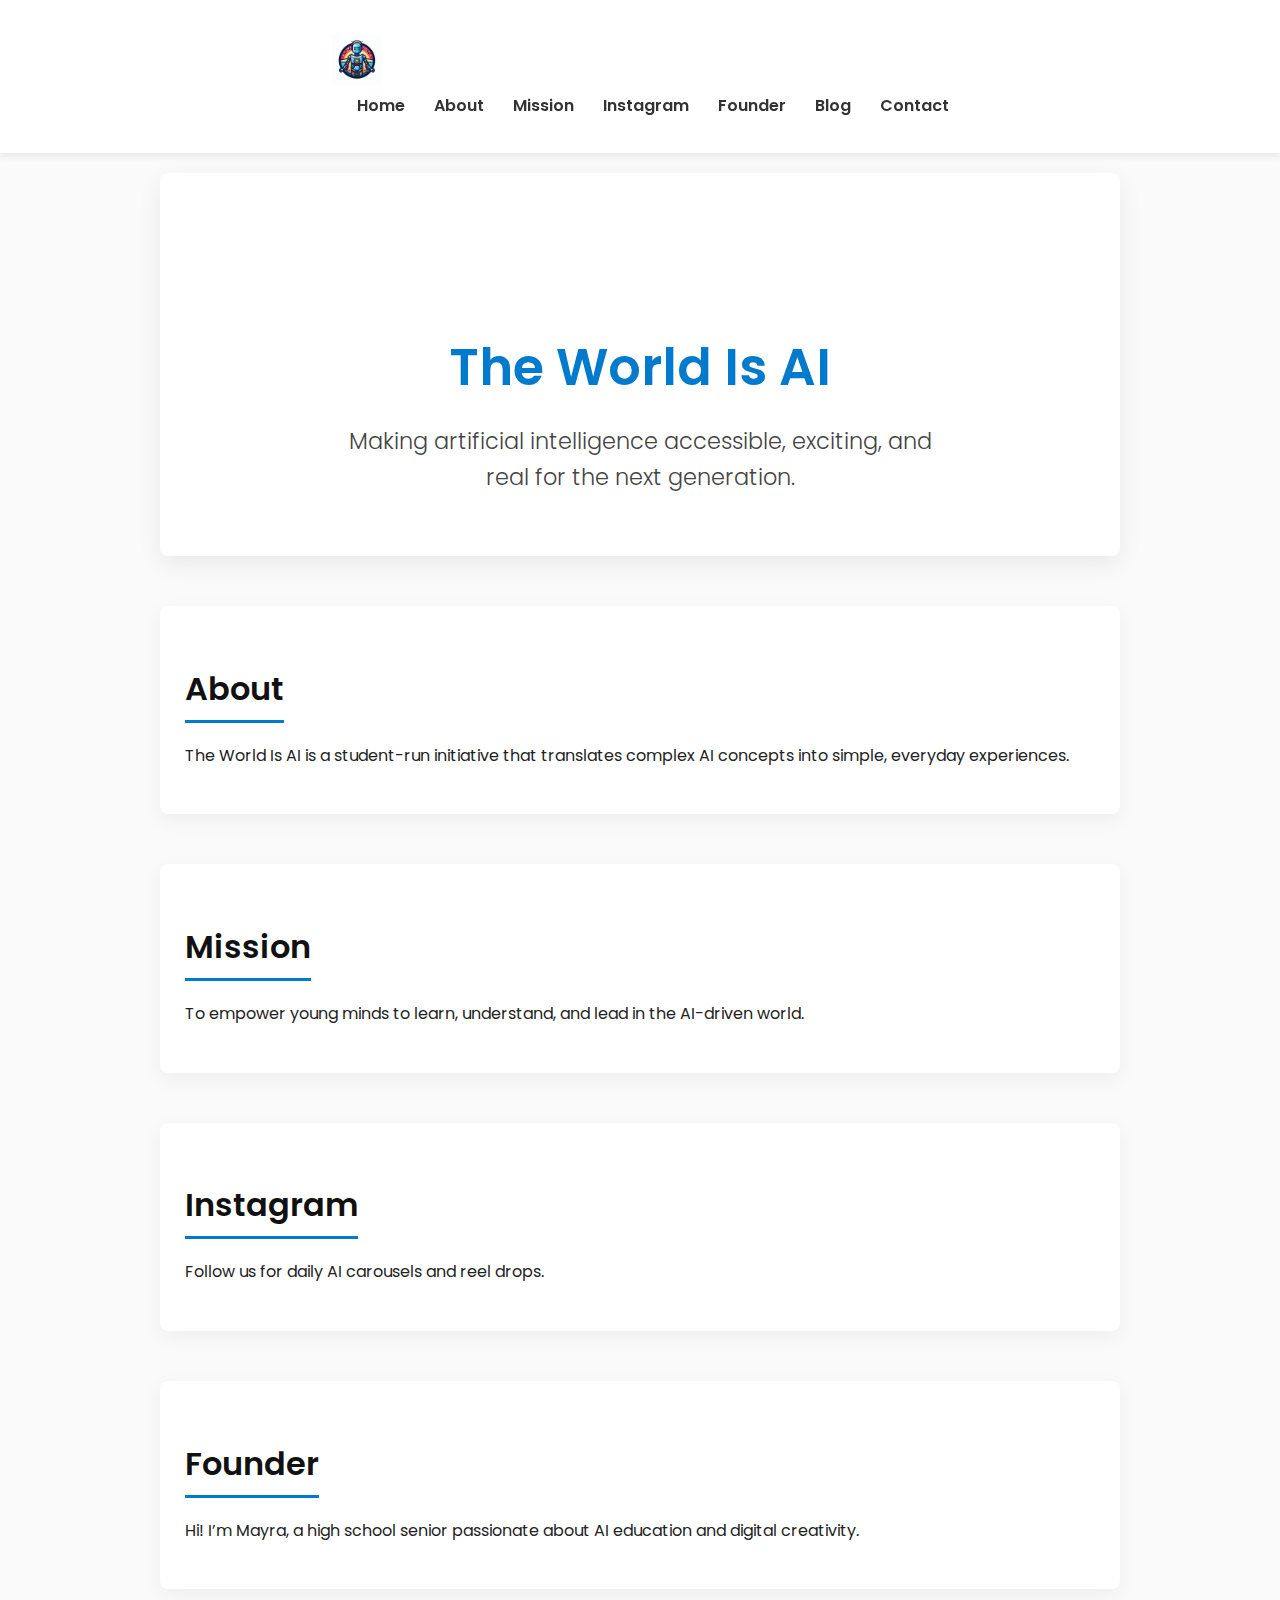
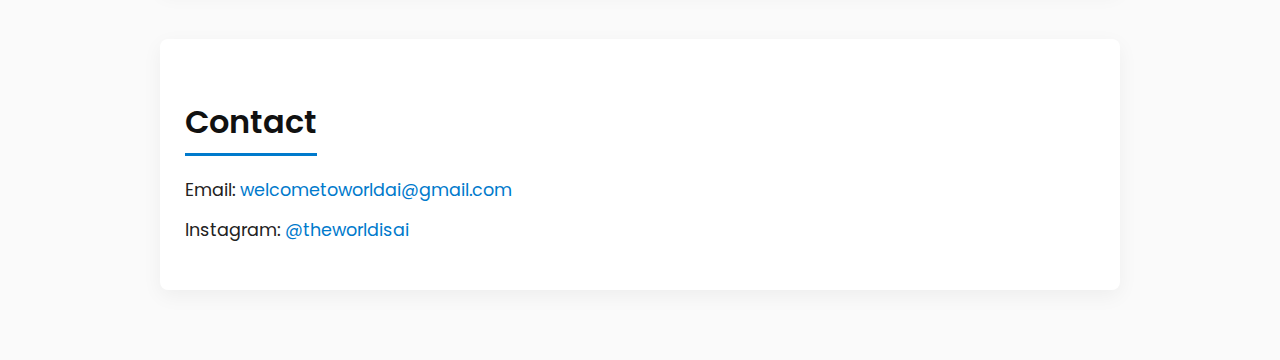
<file: index.html>
<!DOCTYPE html>
<html lang="en">
<head>
<meta charset="UTF-8" />
<meta name="viewport" content="width=device-width, initial-scale=1" />
<title>The World Is AI</title>
<link rel="stylesheet" href="style.css" />
</head>
<body>

<header class="header">
  <div class="container">
    <a href="index.html" class="logo-link"><img src="logo.png" alt="The World Is AI" class="logo" /></a>
    <nav class="nav">
      <a href="#hero">Home</a>
      <a href="#about">About</a>
      <a href="#mission">Mission</a>
      <a href="#instagram">Instagram</a>
      <a href="#founder">Founder</a>
      <a href="blog.html">Blog</a>
      <a href="#contact">Contact</a>
    </nav>
  </div>
</header>

<main class="container">

  <section id="hero" class="hero-section">
    <h1>The World Is AI</h1>
    <p class="hero-subtitle">Making artificial intelligence accessible, exciting, and real for the next generation.</p>
  </section>

  <section id="about" class="content-section">
    <h2>About</h2>
    <p>The World Is AI is a student-run initiative that translates complex AI concepts into simple, everyday experiences.</p>
  </section>

  <section id="mission" class="content-section">
    <h2>Mission</h2>
    <p>To empower young minds to learn, understand, and lead in the AI-driven world.</p>
  </section>

  <section id="instagram" class="content-section">
    <h2>Instagram</h2>
    <p>Follow us for daily AI carousels and reel drops.</p>
    <blockquote class="instagram-media" data-instgrm-permalink="https://www.instagram.com/theworldisai/?utm_source=ig_embed&amp;utm_campaign=loading" data-instgrm-version="14"></blockquote>
  </section>

  <section id="founder" class="content-section">
    <h2>Founder</h2>
    <p>Hi! I’m Mayra, a high school senior passionate about AI education and digital creativity.</p>
  </section>

  <section id="contact" class="content-section">
    <h2>Contact</h2>
    <ul>
      <li>Email: <a href="mailto:welcometoworldai@gmail.com">welcometoworldai@gmail.com</a></li>
      <li>Instagram: <a href="https://instagram.com/theworldisai" target="_blank">@theworldisai</a></li>
    </ul>
  </section>

</main>

<script async src="//www.instagram.com/embed.js"></script>
</body>
</html>
</file>
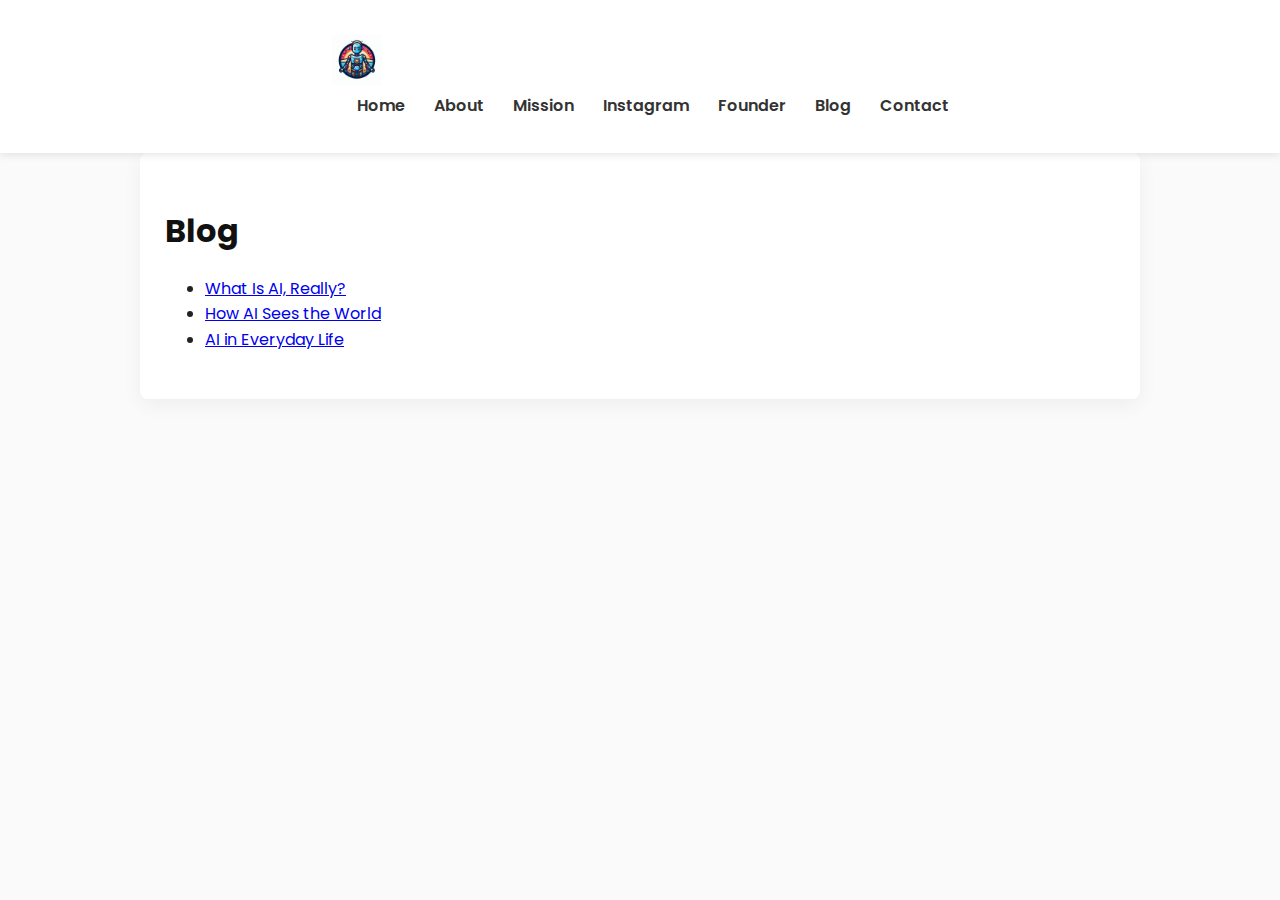
<file: blog.html>
<!DOCTYPE html>
<html lang="en">
<head>
  <meta charset="UTF-8" />
  <meta name="viewport" content="width=device-width, initial-scale=1" />
  <title>Blog - The World Is AI</title>
  <link rel="stylesheet" href="style.css" />
</head>
<body>

<header class="header">
  <div class="container">
    <a href="index.html" class="logo-link"><img src="logo.png" alt="The World Is AI" class="logo" /></a>
    <nav class="nav">
      <a href="index.html#hero">Home</a>
      <a href="index.html#about">About</a>
      <a href="index.html#mission">Mission</a>
      <a href="index.html#instagram">Instagram</a>
      <a href="index.html#founder">Founder</a>
      <a href="blog.html">Blog</a>
      <a href="index.html#contact">Contact</a>
    </nav>
  </div>
</header>

<main class="container content-section">
  <h1>Blog</h1>
  <ul class="blog-list">
    <li><a href="posts/post1.html">What Is AI, Really?</a></li>
    <li><a href="posts/post2.html">How AI Sees the World</a></li>
    <li><a href="posts/post3.html">AI in Everyday Life</a></li>
  </ul>
</main>

</body>
</html>
</file>
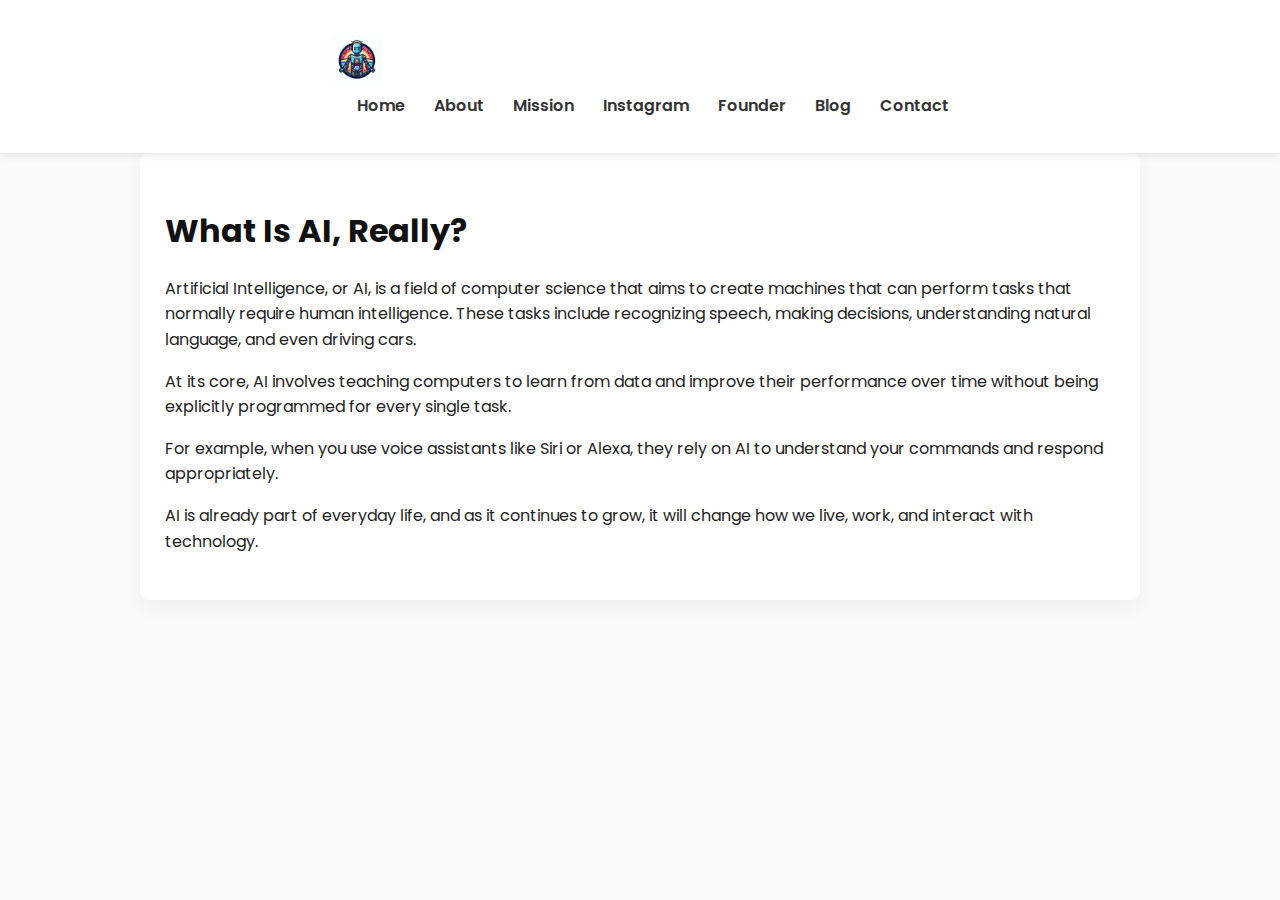
<file: post1.html>
<!DOCTYPE html>
<html lang="en">
<head>
  <meta charset="UTF-8" />
  <meta name="viewport" content="width=device-width, initial-scale=1" />
  <title>What Is AI, Really? - The World Is AI</title>
  <link rel="stylesheet" href="../style.css" />
</head>
<body>

<header class="header">
  <div class="container">
    <a href="../index.html" class="logo-link"><img src="../logo.png" alt="The World Is AI" class="logo" /></a>
    <nav class="nav">
      <a href="../index.html#hero">Home</a>
      <a href="../index.html#about">About</a>
      <a href="../index.html#mission">Mission</a>
      <a href="../index.html#instagram">Instagram</a>
      <a href="../index.html#founder">Founder</a>
      <a href="../blog.html">Blog</a>
      <a href="../index.html#contact">Contact</a>
    </nav>
  </div>
</header>

<main class="container content-section">
  <h1>What Is AI, Really?</h1>
  <p>Artificial Intelligence, or AI, is a field of computer science that aims to create machines that can perform tasks that normally require human intelligence. These tasks include recognizing speech, making decisions, understanding natural language, and even driving cars.</p>
  <p>At its core, AI involves teaching computers to learn from data and improve their performance over time without being explicitly programmed for every single task.</p>
  <p>For example, when you use voice assistants like Siri or Alexa, they rely on AI to understand your commands and respond appropriately.</p>
  <p>AI is already part of everyday life, and as it continues to grow, it will change how we live, work, and interact with technology.</p>
</main>

</body>
</html>
</file>
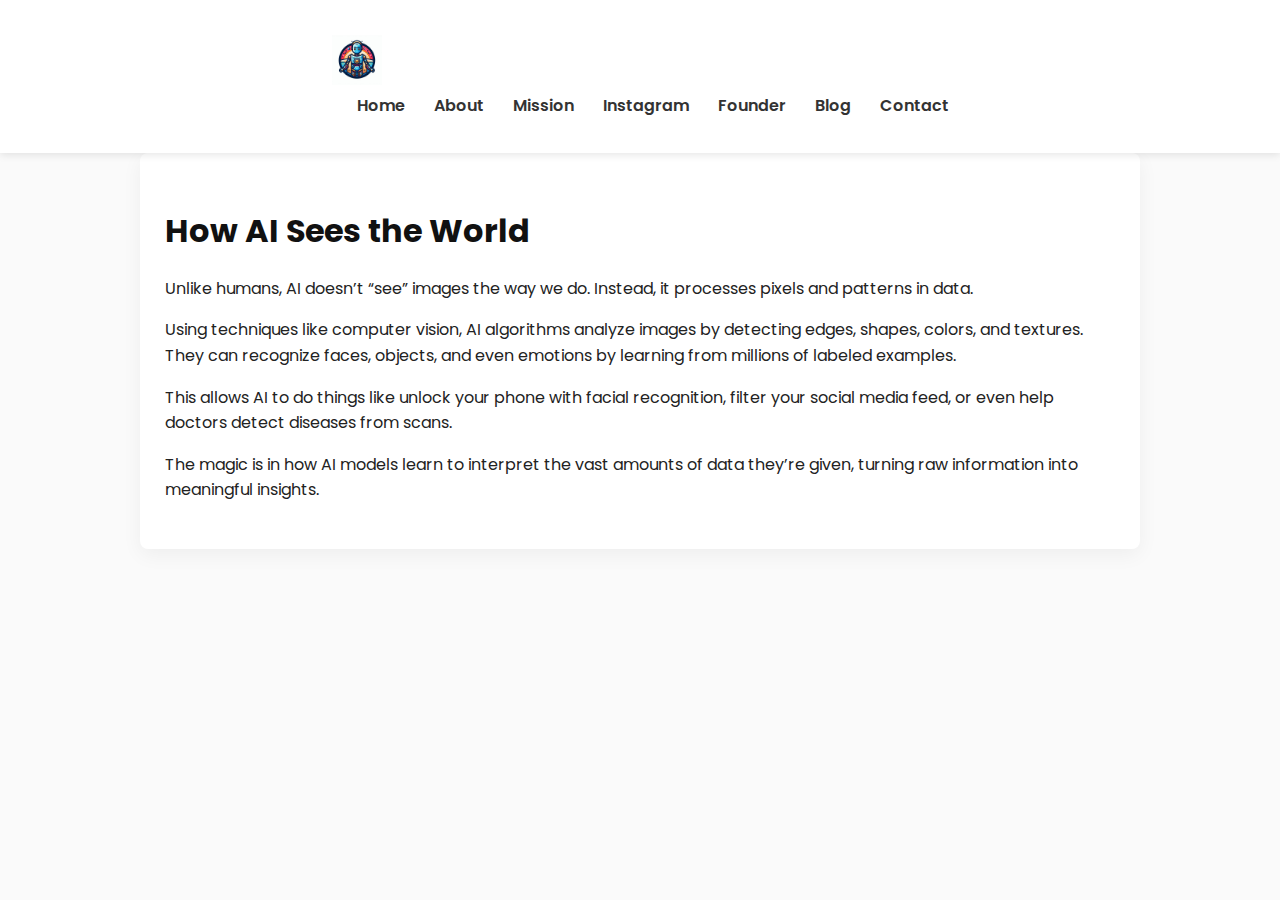
<file: post2.html>
<!DOCTYPE html>
<html lang="en">
<head>
  <meta charset="UTF-8" />
  <meta name="viewport" content="width=device-width, initial-scale=1" />
  <title>How AI Sees the World - The World Is AI</title>
  <link rel="stylesheet" href="../style.css" />
</head>
<body>

<header class="header">
  <div class="container">
    <a href="../index.html" class="logo-link"><img src="../logo.png" alt="The World Is AI" class="logo" /></a>
    <nav class="nav">
      <a href="../index.html#hero">Home</a>
      <a href="../index.html#about">About</a>
      <a href="../index.html#mission">Mission</a>
      <a href="../index.html#instagram">Instagram</a>
      <a href="../index.html#founder">Founder</a>
      <a href="../blog.html">Blog</a>
      <a href="../index.html#contact">Contact</a>
    </nav>
  </div>
</header>

<main class="container content-section">
  <h1>How AI Sees the World</h1>
  <p>Unlike humans, AI doesn’t “see” images the way we do. Instead, it processes pixels and patterns in data.</p>
  <p>Using techniques like computer vision, AI algorithms analyze images by detecting edges, shapes, colors, and textures. They can recognize faces, objects, and even emotions by learning from millions of labeled examples.</p>
  <p>This allows AI to do things like unlock your phone with facial recognition, filter your social media feed, or even help doctors detect diseases from scans.</p>
  <p>The magic is in how AI models learn to interpret the vast amounts of data they’re given, turning raw information into meaningful insights.</p>
</main>

</body>
</html>
</file>
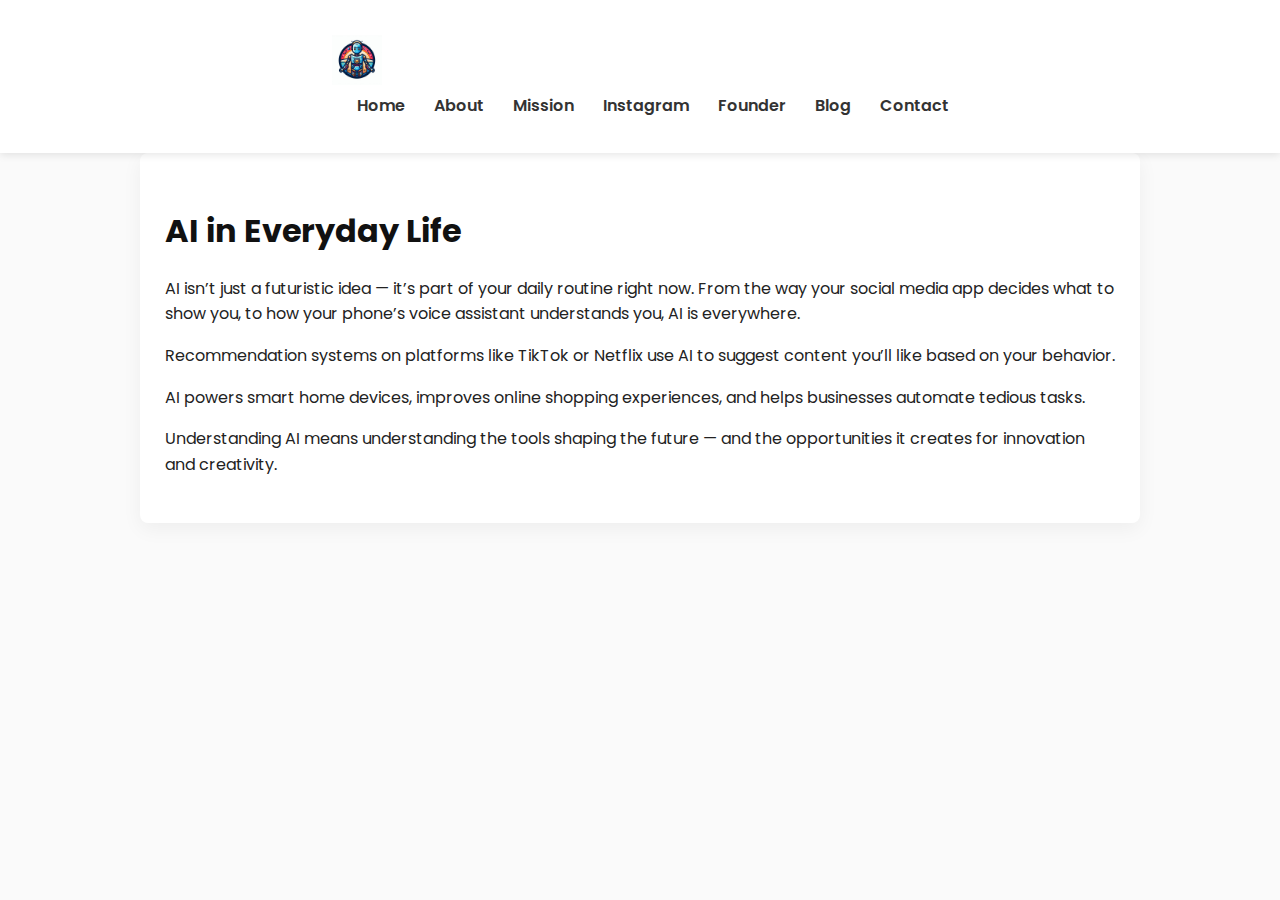
<file: post3.html>
<!DOCTYPE html>
<html lang="en">
<head>
  <meta charset="UTF-8" />
  <meta name="viewport" content="width=device-width, initial-scale=1" />
  <title>AI in Everyday Life - The World Is AI</title>
  <link rel="stylesheet" href="../style.css" />
</head>
<body>

<header class="header">
  <div class="container">
    <a href="../index.html" class="logo-link"><img src="../logo.png" alt="The World Is AI" class="logo" /></a>
    <nav class="nav">
      <a href="../index.html#hero">Home</a>
      <a href="../index.html#about">About</a>
      <a href="../index.html#mission">Mission</a>
      <a href="../index.html#instagram">Instagram</a>
      <a href="../index.html#founder">Founder</a>
      <a href="../blog.html">Blog</a>
      <a href="../index.html#contact">Contact</a>
    </nav>
  </div>
</header>

<main class="container content-section">
  <h1>AI in Everyday Life</h1>
  <p>AI isn’t just a futuristic idea — it’s part of your daily routine right now. From the way your social media app decides what to show you, to how your phone’s voice assistant understands you, AI is everywhere.</p>
  <p>Recommendation systems on platforms like TikTok or Netflix use AI to suggest content you’ll like based on your behavior.</p>
  <p>AI powers smart home devices, improves online shopping experiences, and helps businesses automate tedious tasks.</p>
  <p>Understanding AI means understanding the tools shaping the future — and the opportunities it creates for innovation and creativity.</p>
</main>

</body>
</html>
</file>
<file: style.css>
@import url('https://fonts.googleapis.com/css2?family=Poppins:wght@300;600&display=swap');

* {
  box-sizing: border-box;
}

body {
  margin: 0;
  font-family: 'Poppins', sans-serif;
  background-color: #fafafa;
  color: #222;
  line-height: 1.6;
}

.container {
  max-width: 1000px;
  margin: auto;
  padding: 20px;
}

.header {
  background: #fff;
  padding: 15px 0;
  box-shadow: 0 2px 8px rgba(0,0,0,0.1);
  position: sticky;
  top: 0;
  z-index: 1000;
  display: flex;
  align-items: center;
  justify-content: space-between;
}

.logo {
  height: 50px;
}

.logo-link {
  display: inline-block;
}

.nav a {
  color: #333;
  text-decoration: none;
  font-weight: 600;
  margin-left: 25px;
  transition: color 0.3s ease;
}

.nav a:hover {
  color: #005f99;
}

h1, h2 {
  color: #111;
  margin-bottom: 20px;
}

#hero {
  text-align: center;
  padding: 120px 20px 60px;
  background: #ffffff;
  border-radius: 8px;
  box-shadow: 0 8px 24px rgba(0,0,0,0.07);
  margin-bottom: 50px;
}

#hero h1 {
  font-weight: 600;
  font-size: 3.2rem;
  color: #007acc;
  margin-bottom: 15px;
}

.hero-subtitle {
  font-weight: 300;
  font-size: 1.4rem;
  color: #444;
  max-width: 600px;
  margin: 0 auto;
}

.content-section {
  background: white;
  padding: 30px 25px;
  margin-bottom: 50px;
  border-radius: 8px;
  box-shadow: 0 6px 20px rgba(0,0,0,0.05);
}

.content-section h2 {
  font-weight: 600;
  font-size: 2rem;
  border-bottom: 3px solid #007acc;
  padding-bottom: 6px;
  max-width: max-content;
}

#instagram blockquote {
  max-width: 420px;
  margin: 0 auto;
}

#contact ul {
  list-style: none;
  padding: 0;
}

#contact li {
  margin-bottom: 12px;
  font-size: 1.1rem;
}

#contact a {
  color: #007acc;
  text-decoration: none;
}

#contact a:hover {
  text-decoration: underline;
}

.blog-grid {
  display: grid;
  grid-template-columns: repeat(auto-fit, minmax(280px, 1fr));
  gap: 24px;
}

.blog-card {
  background: #fff;
  border-radius: 10px;
  box-shadow: 0 6px 18px rgba(0,0,0,0.07);
  padding: 22px;
  transition: box-shadow 0.3s ease, transform 0.3s ease;
}

.blog-card:hover {
  box-shadow: 0 12px 36px rgba(0,122,204,0.3);
  transform: translateY(-4px);
}

.blog-card h3 {
  margin-top: 0;
  font-weight: 600;
  font-size: 1.25rem;
  margin-bottom: 10px;
}

.blog-card a {
  color: #007acc;
  text-decoration: none;
}

.blog-card a:hover {
  text-decoration: underline;
}

@media (max-width: 600px) {
  .nav {
    display: flex;
    flex-wrap: wrap;
    justify-content: center;
    margin-top: 10px;
  }
  .nav a {
    margin: 8px 12px;
  }
}
</file>
